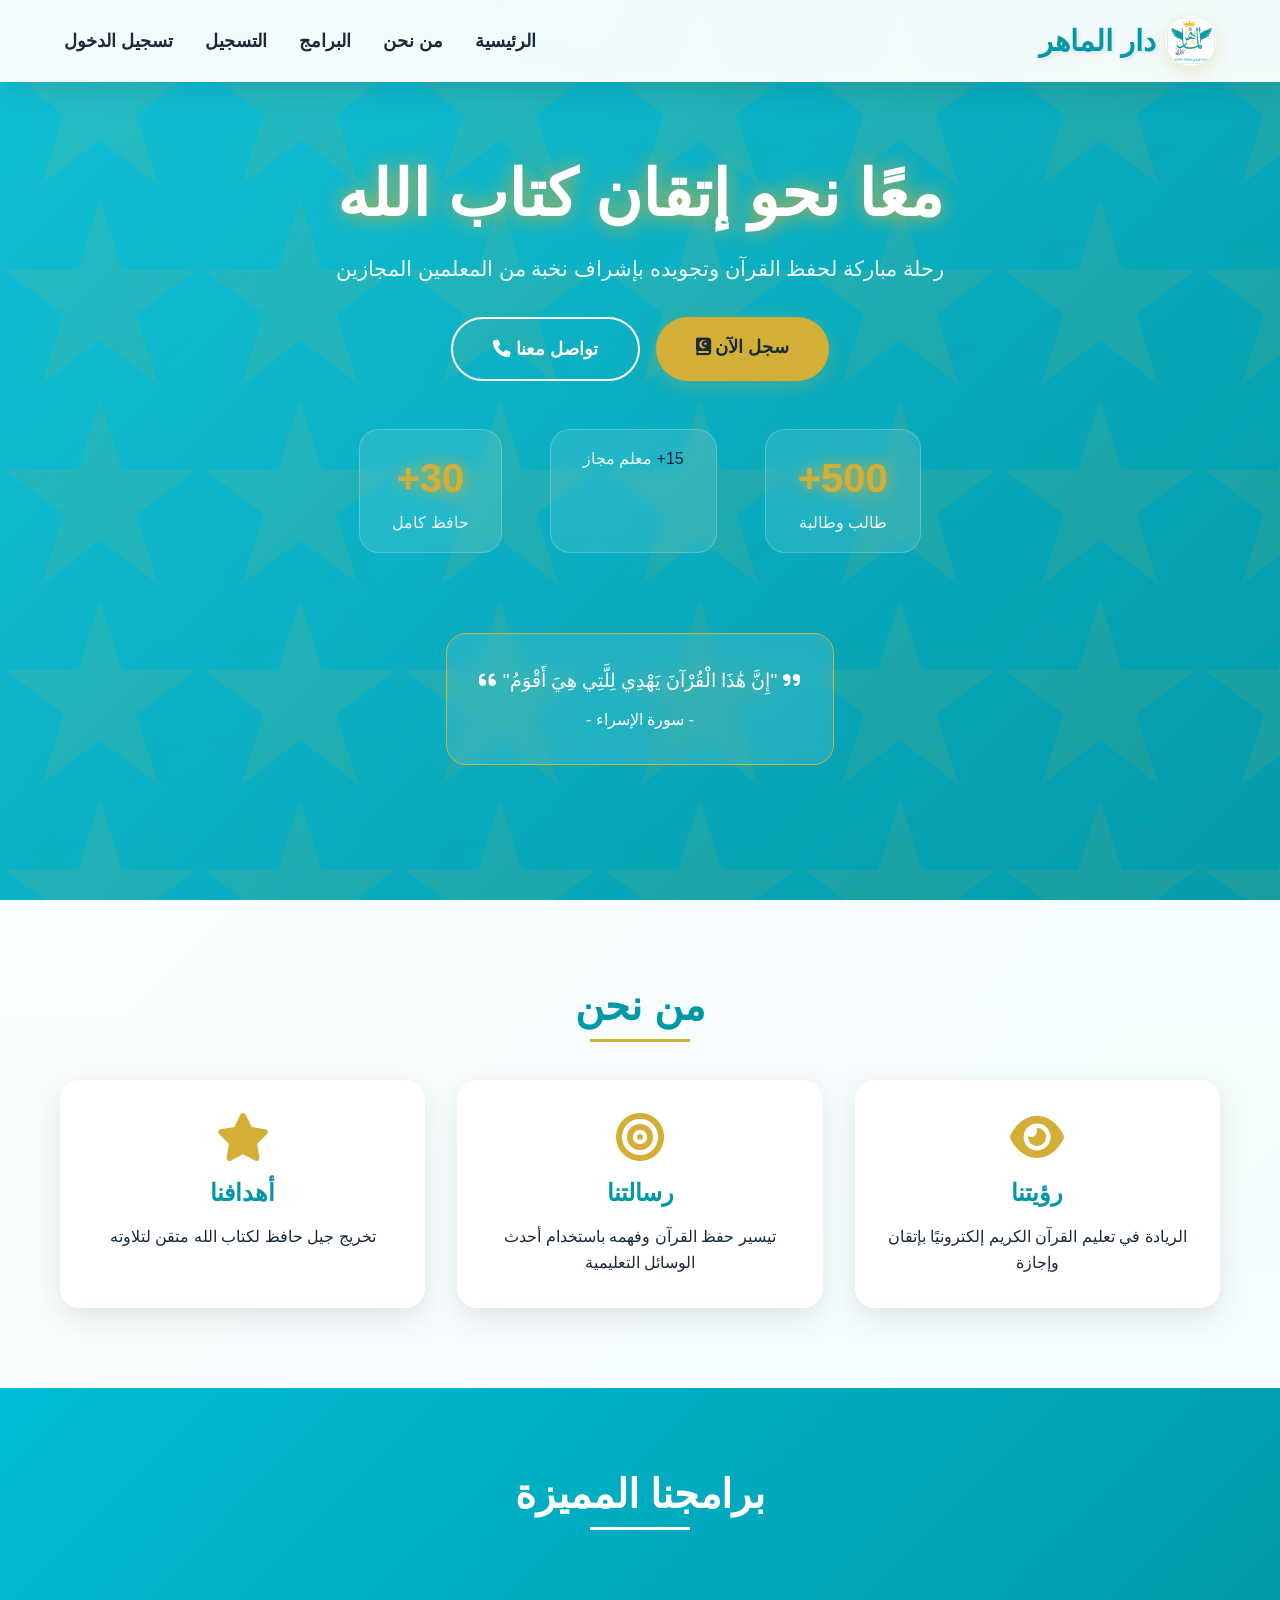
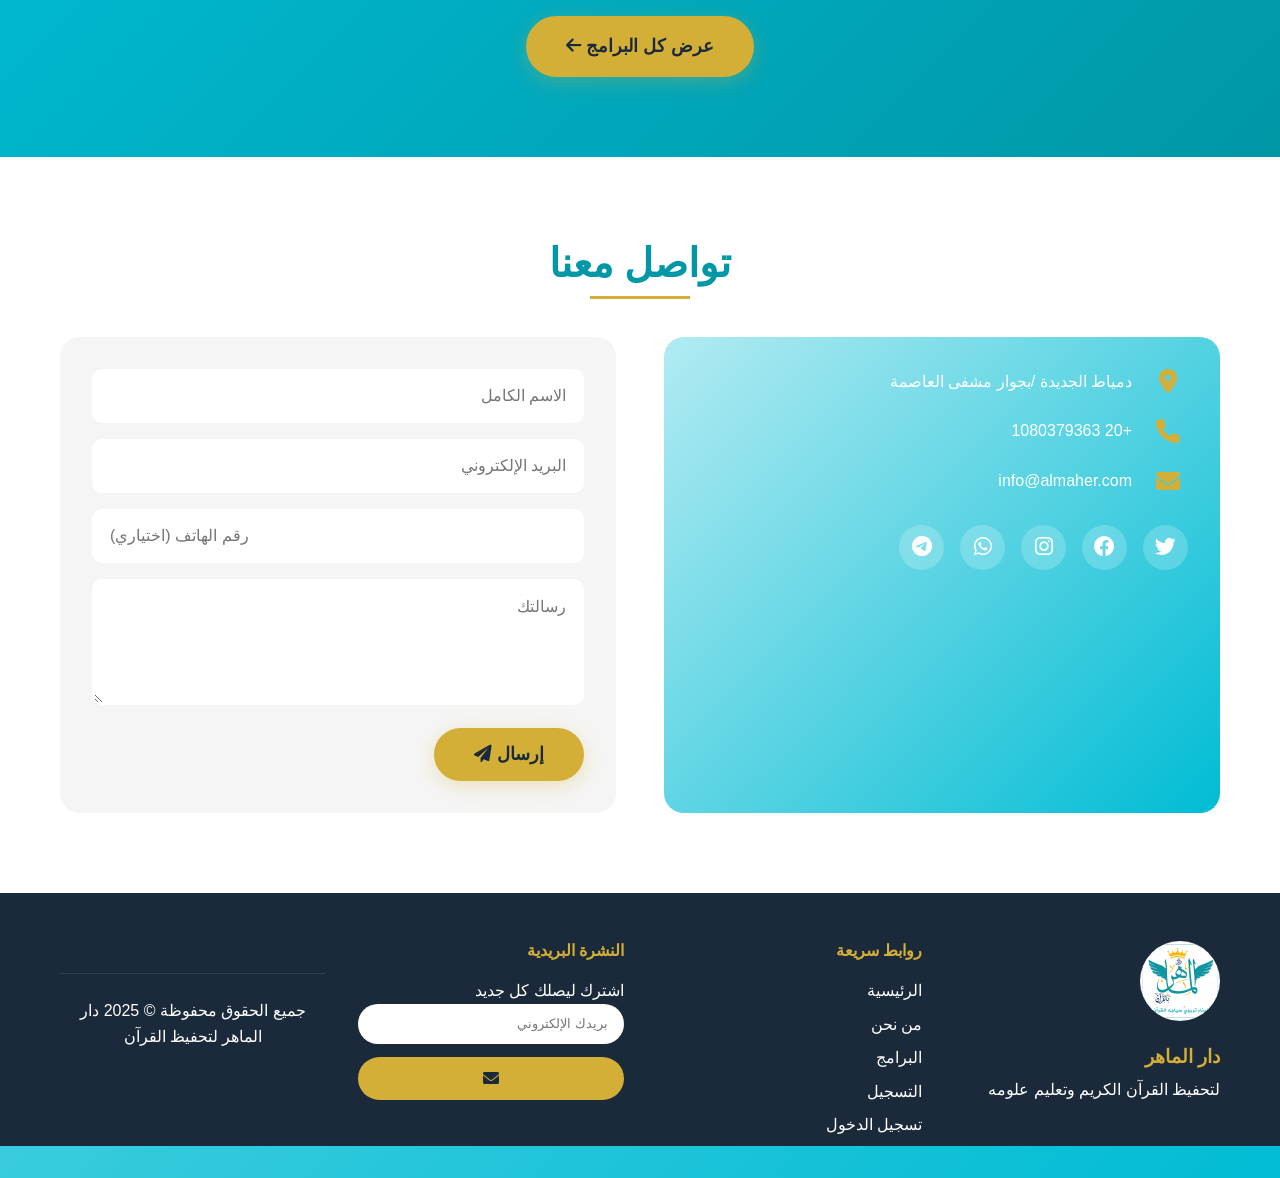
<file: index.html>
<!DOCTYPE html>
<html lang="ar" dir="rtl">
<head>
    <meta charset="UTF-8">
    <meta name="viewport" content="width=device-width, initial-scale=1.0">
    <title>دار الماهر لتحفيظ القرآن الكريم</title>
    <link rel="stylesheet" href="css/style.css">
    <link rel="stylesheet" href="css/responsive.css">
    <link rel="stylesheet" href="https://cdnjs.cloudflare.com/ajax/libs/font-awesome/6.0.0-beta3/css/all.min.css">
</head>
<body>
    <!-- Header -->
    <header>
        <nav class="navbar">
            <div class="logo">
                <img src="assets/images/logo.png" alt="دار الماهر" class="logo-img" onerror="this.src='https://via.placeholder.com/50x50/00bcd4/d4af37?text=DM'">
                <span>دار الماهر</span>
            </div>
            <ul class="nav-menu">
                <li><a href="index.html" class="active">الرئيسية</a></li>
                <li><a href="#about">من نحن</a></li>
                <li><a href="pages/programs.html">البرامج</a></li>
                <li><a href="pages/register.html">التسجيل</a></li>
                <li><a href="pages/login.html">تسجيل الدخول</a></li>
            </ul>
            <div class="hamburger">
                <span></span>
                <span></span>
                <span></span>
            </div>
        </nav>
    </header>

    <!-- Hero Section -->
    <section id="home" class="hero">
        <div class="hero-content">
            <h1 >معًا نحو إتقان كتاب الله</h1>
            <p>رحلة مباركة لحفظ القرآن وتجويده بإشراف نخبة من المعلمين المجازين</p>
            <div class="hero-buttons">
                <a href="pages/register.html" class="btn btn-primary">سجل الآن <i class="fas fa-quran"></i></a>
                <a href="#contact" class="btn btn-outline">تواصل معنا <i class="fas fa-phone"></i></a>
            </div>
        </div>
        <div class="hero-stats" id="hero-stats">
            <!-- سيتم تعبئتها عبر JS -->
        </div>
        <div class="quran-ayah" id="ayah-of-day">
            <!-- سيتم تعبئتها عبر JS -->
        </div>
    </section>

    <!-- About Section -->
    <section id="about" class="about">
        <div class="container">
            <h2 class="section-title">من نحن</h2>
            <div class="about-grid">
                <div class="about-card" data-aos="fade-up">
                    <i class="fas fa-eye"></i>
                    <h3>رؤيتنا</h3>
                    <p>الريادة في تعليم القرآن الكريم إلكترونيًا بإتقان وإجازة</p>
                </div>
                <div class="about-card" data-aos="fade-up" data-aos-delay="100">
                    <i class="fas fa-bullseye"></i>
                    <h3>رسالتنا</h3>
                    <p>تيسير حفظ القرآن وفهمه باستخدام أحدث الوسائل التعليمية</p>
                </div>
                <div class="about-card" data-aos="fade-up" data-aos-delay="200">
                    <i class="fas fa-star"></i>
                    <h3>أهدافنا</h3>
                    <p>تخريج جيل حافظ لكتاب الله متقن لتلاوته</p>
                </div>
            </div>
        </div>
    </section>

    <!-- Programs Preview Section -->
    <section id="programs-preview" class="programs">
        <div class="container">
            <h2 class="section-title">برامجنا المميزة</h2>
            <div class="programs-grid" id="programs-grid">
                <!-- سيتم تعبئتها عبر JS -->
            </div>
            <div class="text-center" style="margin-top: 3rem;">
                <a href="pages/programs.html" class="btn btn-primary">عرض كل البرامج <i class="fas fa-arrow-left"></i></a>
            </div>
        </div>
    </section>

    <!-- Contact Section -->
    <section id="contact" class="contact">
        <div class="container">
            <h2 class="section-title">تواصل معنا</h2>
            <div class="contact-wrapper">
                <div class="contact-info">
                    <div class="info-item">
                        <i class="fas fa-map-marker-alt"></i>
                        <p>  دمياط الجديدة /بجوار مشفى العاصمة </p>
                    </div>
                    <div class="info-item">
                        <i class="fas fa-phone"></i>
                        <p>+20 1080379363</p>
                    </div>
                    <div class="info-item">
                        <i class="fas fa-envelope"></i>
                        <p>info@almaher.com</p>
                    </div>
                    <div class="social-links">
                        <a href="#" target="_blank"><i class="fab fa-twitter"></i></a>
                        <a href="#" target="_blank"><i class="fab fa-facebook"></i></a>
                        <a href="#" target="_blank"><i class="fab fa-instagram"></i></a>
                        <a href="#" target="_blank"><i class="fab fa-whatsapp"></i></a>
                        <a href="#" target="_blank"><i class="fab fa-telegram"></i></a>
                    </div>
                </div>
                <form class="contact-form" id="contactForm">
                    <input type="text" id="contactName" placeholder="الاسم الكامل" required>
                    <input type="email" id="contactEmail" placeholder="البريد الإلكتروني" required>
                    <input type="tel" id="contactPhone" placeholder="رقم الهاتف (اختياري)">
                    <textarea id="contactMessage" placeholder="رسالتك" rows="5" required></textarea>
                    <button type="submit" class="btn btn-primary">إرسال <i class="fas fa-paper-plane"></i></button>
                </form>
            </div>
        </div>
    </section>

    <!-- Footer -->
    <footer>
        <div class="container">
            <div class="footer-content">
                <div class="footer-logo">
                    <img src="assets/images/logo.png" alt="دار الماهر" onerror="this.src='https://via.placeholder.com/80x80/00bcd4/d4af37?text=DM'">
                    <h3>دار الماهر</h3>
                    <p>لتحفيظ القرآن الكريم وتعليم علومه</p>
                </div>
                <div class="footer-links">
                    <h4>روابط سريعة</h4>
                    <ul>
                        <li><a href="index.html">الرئيسية</a></li>
                        <li><a href="#about">من نحن</a></li>
                        <li><a href="pages/programs.html">البرامج</a></li>
                        <li><a href="pages/register.html">التسجيل</a></li>
                        <li><a href="pages/login.html">تسجيل الدخول</a></li>
                    </ul>
                </div>
                <div class="footer-links">
                  <!--  <h4>البرامج</h4>
                    <ul>
                        <li><a href="pages/programs.html#children">برنامج الأطفال</a></li>
                        <li><a href="pages/programs.html#adults">برنامج الكبار</a></li>
                        <li><a href="pages/programs.html#ijazah">الإجازة بالسند</a></li>
                        <li><a href="pages/programs.html#tajweed">دورات التجويد</a></li>
                    </ul>
                </div> -->
                <div class="footer-newsletter">
                    <h4>النشرة البريدية</h4>
                    <p>اشترك ليصلك كل جديد</p>
                    <form id="newsletterForm">
                        <input type="email" id="newsletterEmail" placeholder="بريدك الإلكتروني" required>
                        <button type="submit"><i class="fas fa-envelope"></i></button>
                    </form>
                </div>
            </div>
            <div class="footer-bottom">
                <p>جميع الحقوق محفوظة &copy; 2025 دار الماهر لتحفيظ القرآن</p>
            </div>
        </div>
    </footer>

    <script src="js/utils.js"></script>
    <script src="js/api.js"></script>
    <script src="js/main.js"></script>
</body>
</html>
</file>
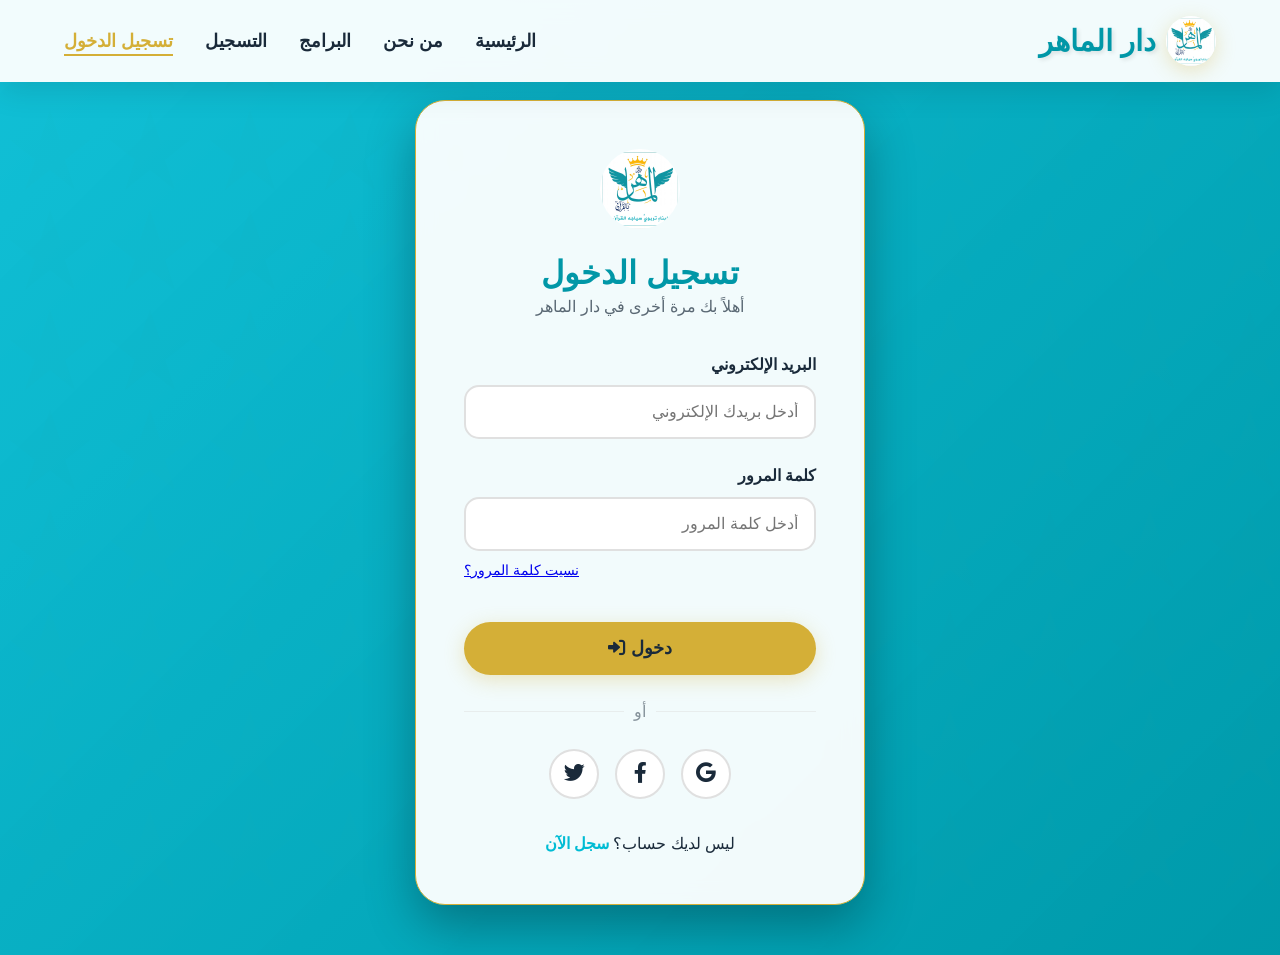
<file: pages/login.html>
<!DOCTYPE html>
<html lang="ar" dir="rtl">
<head>
    <meta charset="UTF-8">
    <meta name="viewport" content="width=device-width, initial-scale=1.0">
    <title>تسجيل الدخول - دار الماهر</title>
    <link rel="stylesheet" href="../css/style.css">
    <link rel="stylesheet" href="../css/responsive.css">
    <link rel="stylesheet" href="https://cdnjs.cloudflare.com/ajax/libs/font-awesome/6.0.0-beta3/css/all.min.css">
    <style>
        /* إضافات مخصصة لصفحة تسجيل الدخول */
        .auth-page {
            min-height: 100vh;
            display: flex;
            align-items: center;
            justify-content: center;
            padding: 100px 20px 50px;
            background: linear-gradient(135deg, rgba(0, 188, 212, 0.9) 0%, rgba(0, 151, 167, 0.95) 100%);
        }

        .auth-card {
            background: rgba(255, 255, 255, 0.95);
            border-radius: 30px;
            padding: 3rem;
            width: 100%;
            max-width: 450px;
            box-shadow: 0 20px 50px rgba(0, 0, 0, 0.3);
            backdrop-filter: blur(10px);
            border: 1px solid var(--gold);
        }

        .auth-header {
            text-align: center;
            margin-bottom: 2rem;
        }

        .auth-header img {
            width: 80px;
            height: 80px;
            border-radius: 50%;
            margin-bottom: 1rem;
        }

        .auth-header h2 {
            color: var(--primary-dark);
            font-size: 2rem;
        }

        .auth-header p {
            color: var(--dark);
            opacity: 0.7;
        }

        .auth-form .form-group {
            margin-bottom: 1.5rem;
        }

        .auth-form label {
            display: block;
            margin-bottom: 0.5rem;
            color: var(--dark);
            font-weight: 600;
        }

        .auth-form input {
            width: 100%;
            padding: 1rem;
            border: 2px solid var(--gray-dark);
            border-radius: 15px;
            font-size: 1rem;
            transition: var(--transition);
        }

        .auth-form input:focus {
            outline: none;
            border-color: var(--gold);
            box-shadow: 0 0 0 3px rgba(212, 175, 55, 0.2);
        }

        .auth-form .btn {
            width: 100%;
            margin-top: 1rem;
        }

        .auth-footer {
            text-align: center;
            margin-top: 2rem;
        }

        .auth-footer a {
            color: var(--primary);
            text-decoration: none;
            font-weight: 600;
        }

        .auth-footer a:hover {
            color: var(--gold);
        }

        .forgot-password {
            display: block;
            text-align: left;
            margin-top: 0.5rem;
            font-size: 0.9rem;
        }

        .separator {
            display: flex;
            align-items: center;
            text-align: center;
            margin: 1.5rem 0;
            color: var(--dark);
            opacity: 0.5;
        }

        .separator::before,
        .separator::after {
            content: '';
            flex: 1;
            border-bottom: 1px solid var(--gray-dark);
        }

        .separator span {
            padding: 0 10px;
        }

        .social-login {
            display: flex;
            gap: 1rem;
            justify-content: center;
        }

        .social-btn {
            width: 50px;
            height: 50px;
            border-radius: 50%;
            background: var(--white);
            border: 2px solid var(--gray-dark);
            display: flex;
            align-items: center;
            justify-content: center;
            font-size: 1.3rem;
            color: var(--dark);
            transition: var(--transition);
            cursor: pointer;
        }

        .social-btn:hover {
            border-color: var(--gold);
            color: var(--gold);
            transform: translateY(-3px);
        }

        @media (max-width: 480px) {
            .auth-card {
                padding: 2rem;
            }
        }
    </style>
</head>
<body>
    <!-- Header (نفس الهيدر مع تعديل الروابط) -->
    <header>
        <nav class="navbar">
            <div class="logo">
                <img src="../assets/images/logo.png" alt="دار الماهر" class="logo-img" onerror="this.src='https://via.placeholder.com/50x50/00bcd4/d4af37?text=DM'">
                <span>دار الماهر</span>
            </div>
            <ul class="nav-menu">
                <li><a href="../index.html">الرئيسية</a></li>
                <li><a href="../index.html#about">من نحن</a></li>
                <li><a href="programs.html">البرامج</a></li>
                <li><a href="register.html">التسجيل</a></li>
                <li><a href="login.html" class="active">تسجيل الدخول</a></li>
            </ul>
            <div class="hamburger">
                <span></span>
                <span></span>
                <span></span>
            </div>
        </nav>
    </header>

    <!-- Login Form -->
    <section class="auth-page">
        <div class="auth-card">
            <div class="auth-header">
                <img src="../assets/images/logo.png" alt="دار الماهر" onerror="this.src='https://via.placeholder.com/80x80/00bcd4/d4af37?text=DM'">
                <h2>تسجيل الدخول</h2>
                <p>أهلاً بك مرة أخرى في دار الماهر</p>
            </div>

            <form class="auth-form" id="loginForm">
                <div class="form-group">
                    <label for="email">البريد الإلكتروني</label>
                    <input type="email" id="email" name="email" placeholder="أدخل بريدك الإلكتروني" required>
                </div>

                <div class="form-group">
                    <label for="password">كلمة المرور</label>
                    <input type="password" id="password" name="password" placeholder="أدخل كلمة المرور" required>
                    <a href="#" class="forgot-password">نسيت كلمة المرور؟</a>
                </div>

                <button type="submit" class="btn btn-primary">دخول <i class="fas fa-sign-in-alt"></i></button>
            </form>

            <div class="separator">
                <span>أو</span>
            </div>

            <div class="social-login">
                <button class="social-btn" title="تسجيل الدخول بجوجل"><i class="fab fa-google"></i></button>
                <button class="social-btn" title="تسجيل الدخول بفيسبوك"><i class="fab fa-facebook-f"></i></button>
                <button class="social-btn" title="تسجيل الدخول بتويتر"><i class="fab fa-twitter"></i></button>
            </div>

            <div class="auth-footer">
                <p>ليس لديك حساب؟ <a href="register.html">سجل الآن</a></p>
            </div>
        </div>
    </section>

    <script src="../js/utils.js"></script>
    <script src="../js/api.js"></script>
    <script>
        document.addEventListener('DOMContentLoaded', () => {
            // تهيئة القائمة المتنقلة
            const hamburger = document.querySelector('.hamburger');
            const navMenu = document.querySelector('.nav-menu');
            
            if (hamburger && navMenu) {
                hamburger.addEventListener('click', () => {
                    hamburger.classList.toggle('active');
                    navMenu.classList.toggle('active');
                });
            }

            // معالجة نموذج تسجيل الدخول
            const loginForm = document.getElementById('loginForm');
            if (loginForm) {
                loginForm.addEventListener('submit', async (e) => {
                    e.preventDefault();
                    
                    const email = document.getElementById('email').value;
                    const password = document.getElementById('password').value;
                    
                    await api.loginUser(email, password);
                });
            }
        });
    </script>
</body>
</html>
</file>
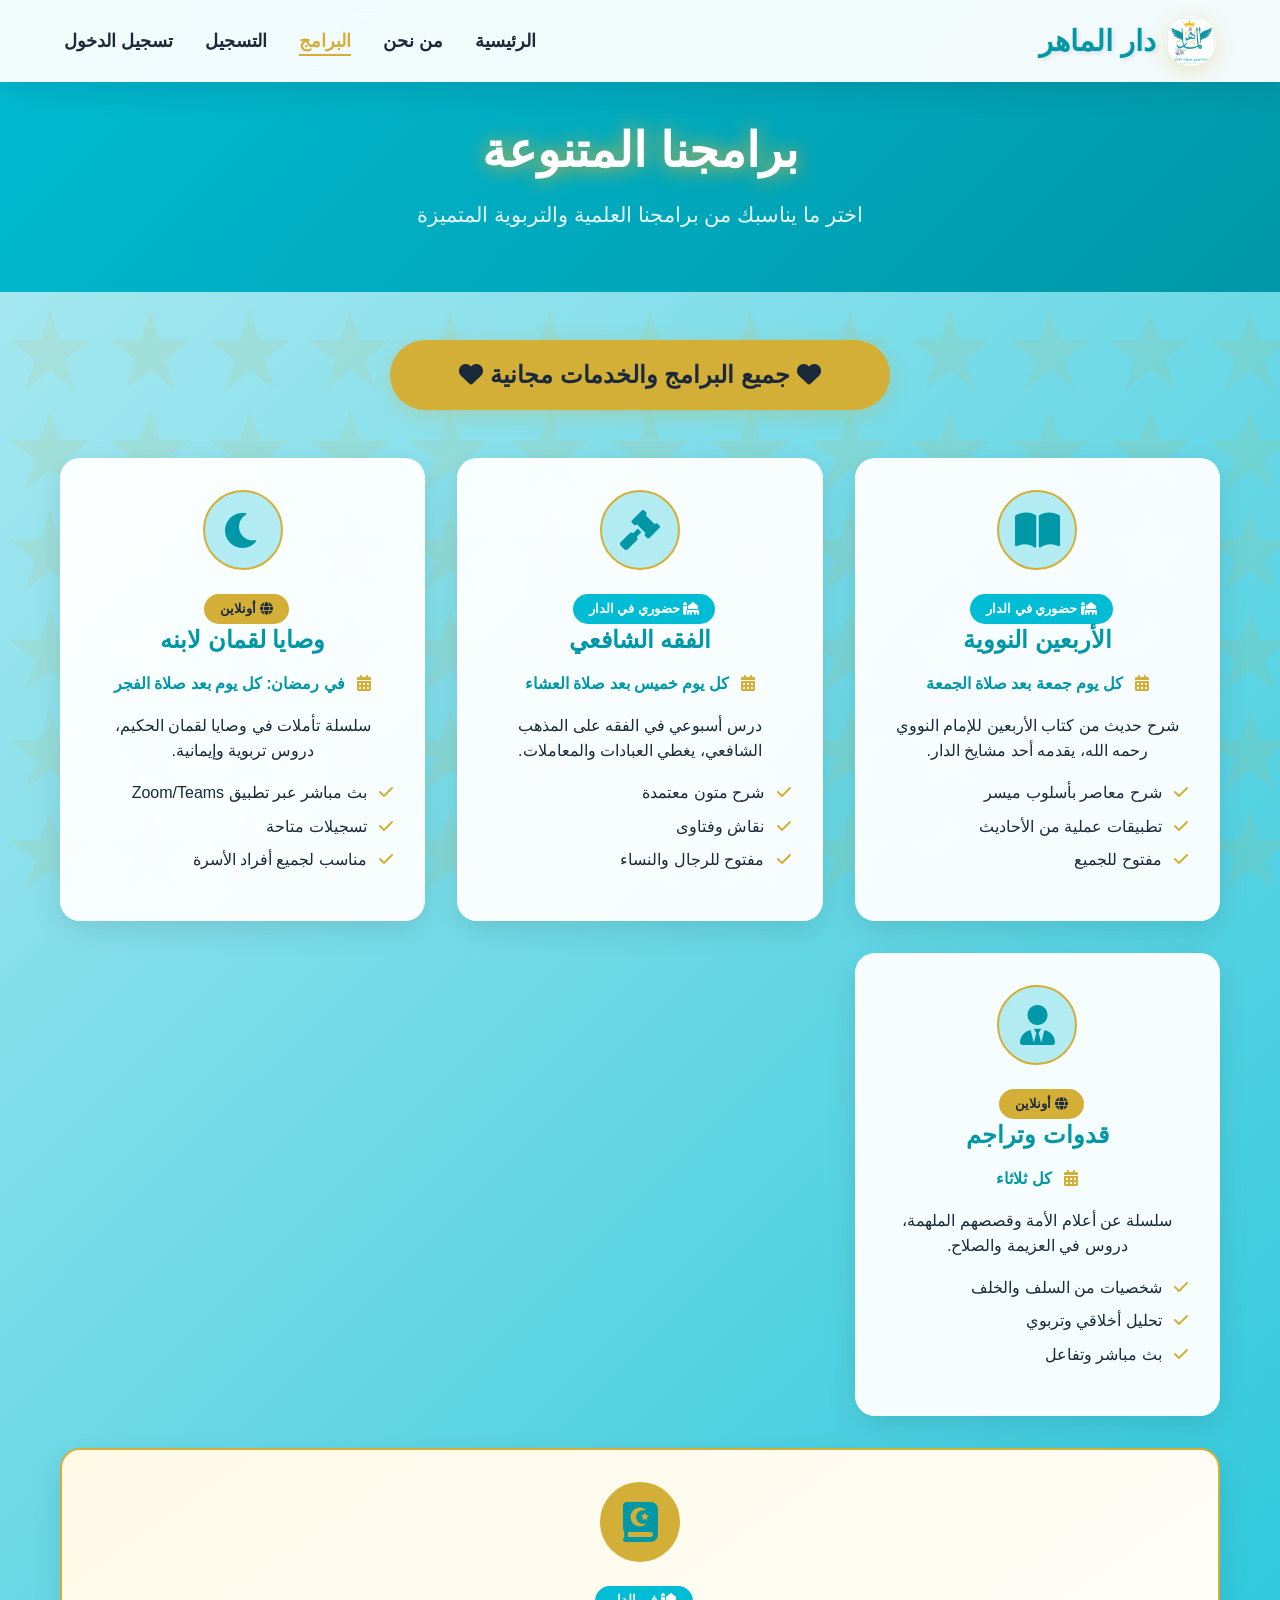
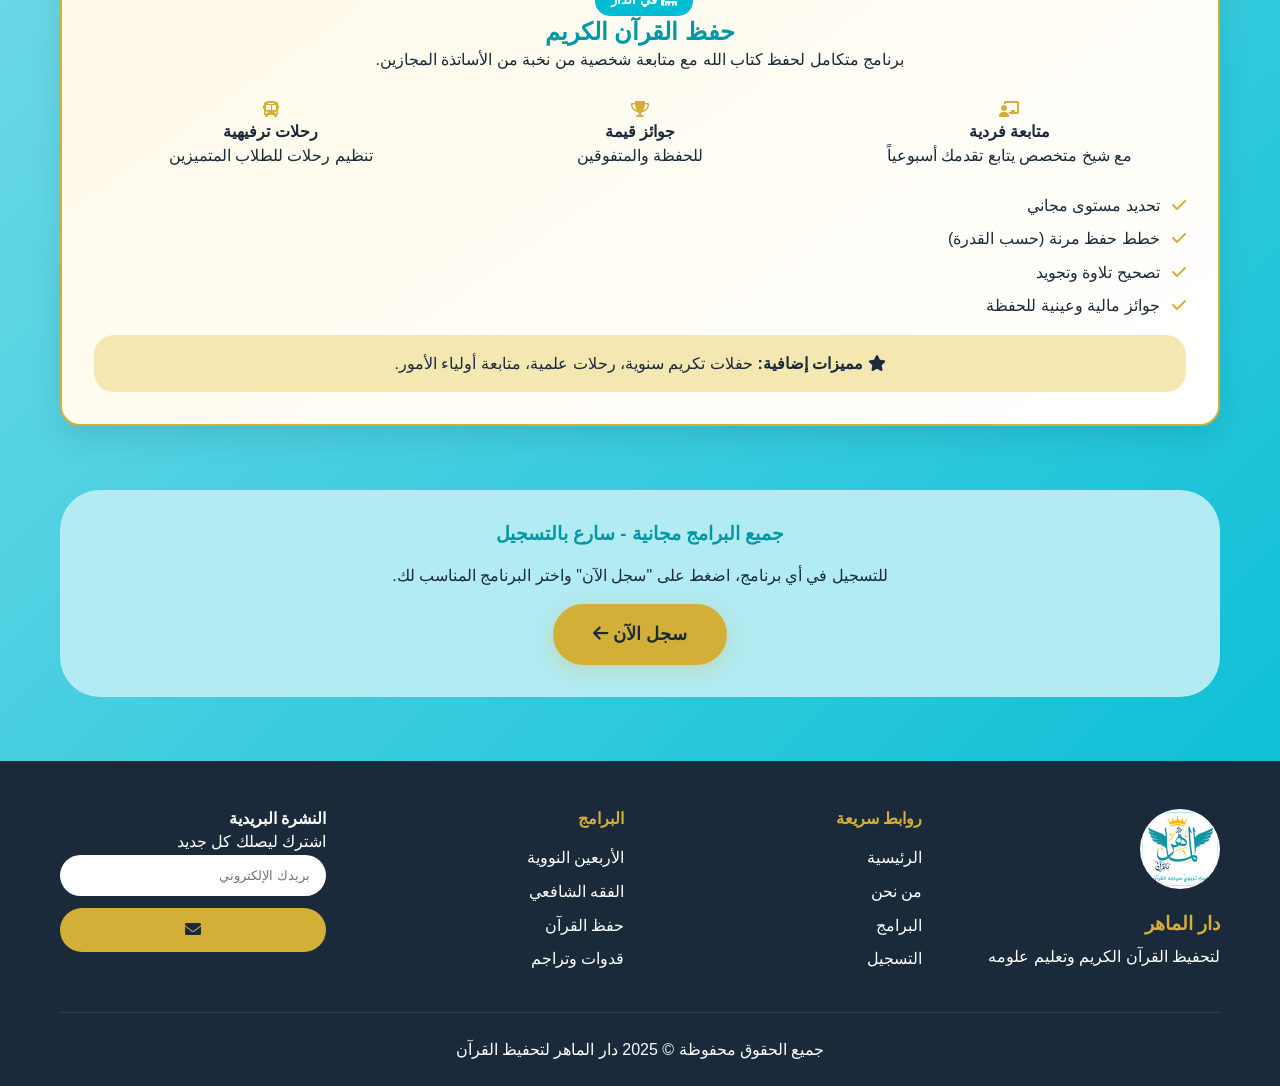
<file: pages/programs.html>
<!DOCTYPE html>
<html lang="ar" dir="rtl">
<head>
    <meta charset="UTF-8">
    <meta name="viewport" content="width=device-width, initial-scale=1.0">
    <title>البرامج - دار الماهر</title>
    <link rel="stylesheet" href="../css/style.css">
    <link rel="stylesheet" href="../css/responsive.css">
    <link rel="stylesheet" href="https://cdnjs.cloudflare.com/ajax/libs/font-awesome/6.0.0-beta3/css/all.min.css">
    <style>
        /* إضافات مخصصة لصفحة البرامج */
        .page-header {
            background: linear-gradient(135deg, var(--primary) 0%, var(--primary-dark) 100%);
            color: white;
            text-align: center;
            padding: 120px 20px 60px;
            margin-bottom: 3rem;
        }

        .page-header h1 {
            font-size: 3rem;
            margin-bottom: 1rem;
            text-shadow: 0 0 20px var(--gold);
        }

        .page-header p {
            font-size: 1.3rem;
            opacity: 0.9;
            max-width: 700px;
            margin: 0 auto;
        }

        .free-badge {
            background: var(--gold);
            color: var(--dark);
            text-align: center;
            padding: 1rem;
            font-size: 1.5rem;
            font-weight: 700;
            border-radius: 60px;
            margin: 2rem auto;
            max-width: 500px;
            box-shadow: var(--shadow-gold);
            animation: pulse 2s infinite;
        }

        @keyframes pulse {
            0%, 100% { transform: scale(1); }
            50% { transform: scale(1.02); }
        }

        .program-tag {
            display: inline-block;
            padding: 0.3rem 1rem;
            border-radius: 20px;
            font-size: 0.8rem;
            font-weight: 600;
            margin-left: 0.5rem;
        }

        .tag-presential {
            background: var(--primary);
            color: white;
        }

        .tag-online {
            background: var(--gold);
            color: var(--dark);
        }

        .program-schedule {
            margin: 1rem 0;
            color: var(--primary-dark);
            font-weight: 600;
        }

        .program-schedule i {
            color: var(--gold);
            margin-left: 0.5rem;
        }

        .program-features {
            list-style: none;
            margin: 1rem 0;
            text-align: right;
        }

        .program-features li {
            margin-bottom: 0.5rem;
            color: var(--dark);
        }

        .program-features i {
            color: var(--gold);
            margin-left: 0.5rem;
        }

        .permanent-program {
            background: linear-gradient(145deg, #fff9e6, #fff);
            border: 2px solid var(--gold);
            grid-column: 1 / -1;
        }

        .permanent-program .program-icon {
            background: var(--gold);
            color: var(--dark);
        }

        .programs-grid {
            display: grid;
            grid-template-columns: repeat(auto-fit, minmax(350px, 1fr));
            gap: 2rem;
            margin: 3rem 0;
        }

        @media (max-width: 768px) {
            .page-header h1 {
                font-size: 2.2rem;
            }
            .programs-grid {
                grid-template-columns: 1fr;
            }
        }
    </style>
</head>
<body>
    <!-- Header (مستنسخ من الصفحة الرئيسية مع تعديل الرابط النشط) -->
    <header>
        <nav class="navbar">
            <div class="logo">
                <img src="../assets/images/logo.png" alt="دار الماهر" class="logo-img" onerror="this.src='https://via.placeholder.com/50x50/00bcd4/d4af37?text=DM'">
                <span>دار الماهر</span>
            </div>
            <ul class="nav-menu">
                <li><a href="../index.html">الرئيسية</a></li>
                <li><a href="../index.html#about">من نحن</a></li>
                <li><a href="programs.html" class="active">البرامج</a></li>
                <li><a href="register.html">التسجيل</a></li>
                <li><a href="login.html">تسجيل الدخول</a></li>
            </ul>
            <div class="hamburger">
                <span></span>
                <span></span>
                <span></span>
            </div>
        </nav>
    </header>

    <!-- Page Header -->
    <section class="page-header">
        <h1>برامجنا المتنوعة</h1>
        <p>اختر ما يناسبك من برامجنا العلمية والتربوية المتميزة</p>
    </section>

    <!-- شعار مجانية -->
    <div class="container">
        <div class="free-badge">
            <i class="fas fa-heart"></i> جميع البرامج والخدمات مجانية <i class="fas fa-heart"></i>
        </div>
    </div>

    <!-- البرامج -->
    <section class="container">
        <div class="programs-grid">
            <!-- 1. الأربعين النووية (حضوري) -->
            <div class="program-card" data-aos="fade-up">
                <div class="program-icon">
                    <i class="fas fa-book-open"></i>
                </div>
                <span class="program-tag tag-presential"><i class="fas fa-mosque"></i> حضوري في الدار</span>
                <h3>الأربعين النووية</h3>
                <p class="program-schedule">
                    <i class="fas fa-calendar-alt"></i> كل يوم جمعة بعد صلاة الجمعة
                </p>
                <p>شرح حديث من كتاب الأربعين للإمام النووي رحمه الله، يقدمه أحد مشايخ الدار.</p>
                <ul class="program-features">
                    <li><i class="fas fa-check"></i> شرح معاصر بأسلوب ميسر</li>
                    <li><i class="fas fa-check"></i> تطبيقات عملية من الأحاديث</li>
                    <li><i class="fas fa-check"></i> مفتوح للجميع</li>
                </ul>
            </div>

            <!-- 2. الفقه الشافعي (حضوري) -->
            <div class="program-card" data-aos="fade-up" data-aos-delay="100">
                <div class="program-icon">
                    <i class="fas fa-gavel"></i>
                </div>
                <span class="program-tag tag-presential"><i class="fas fa-mosque"></i> حضوري في الدار</span>
                <h3>الفقه الشافعي</h3>
                <p class="program-schedule">
                    <i class="fas fa-calendar-alt"></i> كل يوم خميس بعد صلاة العشاء
                </p>
                <p>درس أسبوعي في الفقه على المذهب الشافعي، يغطي العبادات والمعاملات.</p>
                <ul class="program-features">
                    <li><i class="fas fa-check"></i> شرح متون معتمدة</li>
                    <li><i class="fas fa-check"></i> نقاش وفتاوى</li>
                    <li><i class="fas fa-check"></i> مفتوح للرجال والنساء</li>
                </ul>
            </div>

            <!-- 3. وصايا لقمان (أونلاين - رمضان) -->
            <div class="program-card" data-aos="fade-up" data-aos-delay="200">
                <div class="program-icon">
                    <i class="fas fa-moon"></i>
                </div>
                <span class="program-tag tag-online"><i class="fas fa-globe"></i> أونلاين</span>
                <h3>وصايا لقمان لابنه</h3>
                <p class="program-schedule">
                    <i class="fas fa-calendar-alt"></i> في رمضان: كل يوم بعد صلاة الفجر
                </p>
                <p>سلسلة تأملات في وصايا لقمان الحكيم، دروس تربوية وإيمانية.</p>
                <ul class="program-features">
                    <li><i class="fas fa-check"></i> بث مباشر عبر تطبيق Zoom/Teams</li>
                    <li><i class="fas fa-check"></i> تسجيلات متاحة</li>
                    <li><i class="fas fa-check"></i> مناسب لجميع أفراد الأسرة</li>
                </ul>
            </div>

            <!-- 4. قدوات وتراجم (أونلاين) -->
            <div class="program-card" data-aos="fade-up" data-aos-delay="300">
                <div class="program-icon">
                    <i class="fas fa-user-tie"></i>
                </div>
                <span class="program-tag tag-online"><i class="fas fa-globe"></i> أونلاين</span>
                <h3>قدوات وتراجم</h3>
                <p class="program-schedule">
                    <i class="fas fa-calendar-alt"></i> كل ثلاثاء
                </p>
                <p>سلسلة عن أعلام الأمة وقصصهم الملهمة، دروس في العزيمة والصلاح.</p>
                <ul class="program-features">
                    <li><i class="fas fa-check"></i> شخصيات من السلف والخلف</li>
                    <li><i class="fas fa-check"></i> تحليل أخلاقي وتربوي</li>
                    <li><i class="fas fa-check"></i> بث مباشر وتفاعل</li>
                </ul>
            </div>

            <!-- 5. البرنامج الدائم: حفظ القرآن (مميز) -->
            <div class="program-card permanent-program" data-aos="flip-up">
                <div class="program-icon">
                    <i class="fas fa-quran"></i>
                </div>
                <span class="program-tag tag-presential"><i class="fas fa-mosque"></i> في الدار</span>
                <h2 style="color: var(--primary-dark);">حفظ القرآن الكريم</h2>
                <p>برنامج متكامل لحفظ كتاب الله مع متابعة شخصية من نخبة من الأساتذة المجازين.</p>
                
                <div style="display: flex; flex-wrap: wrap; gap: 1rem; margin: 1.5rem 0;">
                    <div style="flex: 1; min-width: 150px;">
                        <i class="fas fa-chalkboard-teacher" style="color: var(--gold);"></i>
                        <h4>متابعة فردية</h4>
                        <p>مع شيخ متخصص يتابع تقدمك أسبوعياً</p>
                    </div>
                    <div style="flex: 1; min-width: 150px;">
                        <i class="fas fa-trophy" style="color: var(--gold);"></i>
                        <h4>جوائز قيمة</h4>
                        <p>للحفظة والمتفوقين</p>
                    </div>
                    <div style="flex: 1; min-width: 150px;">
                        <i class="fas fa-bus" style="color: var(--gold);"></i>
                        <h4>رحلات ترفيهية</h4>
                        <p>تنظيم رحلات للطلاب المتميزين</p>
                    </div>
                </div>

                <ul class="program-features">
                    <li><i class="fas fa-check"></i> تحديد مستوى مجاني</li>
                    <li><i class="fas fa-check"></i> خطط حفظ مرنة (حسب القدرة)</li>
                    <li><i class="fas fa-check"></i> تصحيح تلاوة وتجويد</li>
                    <li><i class="fas fa-check"></i> جوائز مالية وعينية للحفظة</li>
                </ul>

                <div style="background: var(--gold-light); border-radius: 20px; padding: 1rem; margin-top: 1rem;">
                    <p><i class="fas fa-star"></i> <strong>مميزات إضافية:</strong> حفلات تكريم سنوية، رحلات علمية، متابعة أولياء الأمور.</p>
                </div>
            </div>
        </div>

        <!-- ملاحظة ختامية -->
        <div style="text-align: center; margin: 4rem 0; background: var(--primary-light); padding: 2rem; border-radius: 40px;">
            <h3 style="color: var(--primary-dark);">جميع البرامج مجانية - سارع بالتسجيل</h3>
            <p style="margin: 1rem 0;">للتسجيل في أي برنامج، اضغط على "سجل الآن" واختر البرنامج المناسب لك.</p>
            <a href="register.html" class="btn btn-primary">سجل الآن <i class="fas fa-arrow-left"></i></a>
        </div>
    </section>

    <!-- Footer (مستنسخ) -->
    <footer>
        <div class="container">
            <div class="footer-content">
                <div class="footer-logo">
                    <img src="../assets/images/logo.png" alt="دار الماهر" onerror="this.src='https://via.placeholder.com/80x80/00bcd4/d4af37?text=DM'">
                    <h3>دار الماهر</h3>
                    <p>لتحفيظ القرآن الكريم وتعليم علومه</p>
                </div>
                <div class="footer-links">
                    <h4>روابط سريعة</h4>
                    <ul>
                        <li><a href="../index.html">الرئيسية</a></li>
                        <li><a href="../index.html#about">من نحن</a></li>
                        <li><a href="programs.html">البرامج</a></li>
                        <li><a href="register.html">التسجيل</a></li>
                    </ul>
                </div>
                <div class="footer-links">
                    <h4>البرامج</h4>
                    <ul>
                        <li><a href="programs.html#">الأربعين النووية</a></li>
                        <li><a href="programs.html#">الفقه الشافعي</a></li>
                        <li><a href="programs.html#">حفظ القرآن</a></li>
                        <li><a href="programs.html#">قدوات وتراجم</a></li>
                    </ul>
                </div>
                <div class="footer-newsletter">
                    <h4>النشرة البريدية</h4>
                    <p>اشترك ليصلك كل جديد</p>
                    <form id="newsletterForm">
                        <input type="email" placeholder="بريدك الإلكتروني" required>
                        <button type="submit"><i class="fas fa-envelope"></i></button>
                    </form>
                </div>
            </div>
            <div class="footer-bottom">
                <p>جميع الحقوق محفوظة &copy; 2025 دار الماهر لتحفيظ القرآن</p>
            </div>
        </div>
    </footer>

    <script src="../js/utils.js"></script>
    <script src="../js/main.js"></script>
    <script>
        // تفعيل القائمة المتنقلة
        document.addEventListener('DOMContentLoaded', () => {
            const hamburger = document.querySelector('.hamburger');
            const navMenu = document.querySelector('.nav-menu');
            if (hamburger && navMenu) {
                hamburger.addEventListener('click', () => {
                    hamburger.classList.toggle('active');
                    navMenu.classList.toggle('active');
                });
            }
        });
    </script>
</body>
</html>
</file>
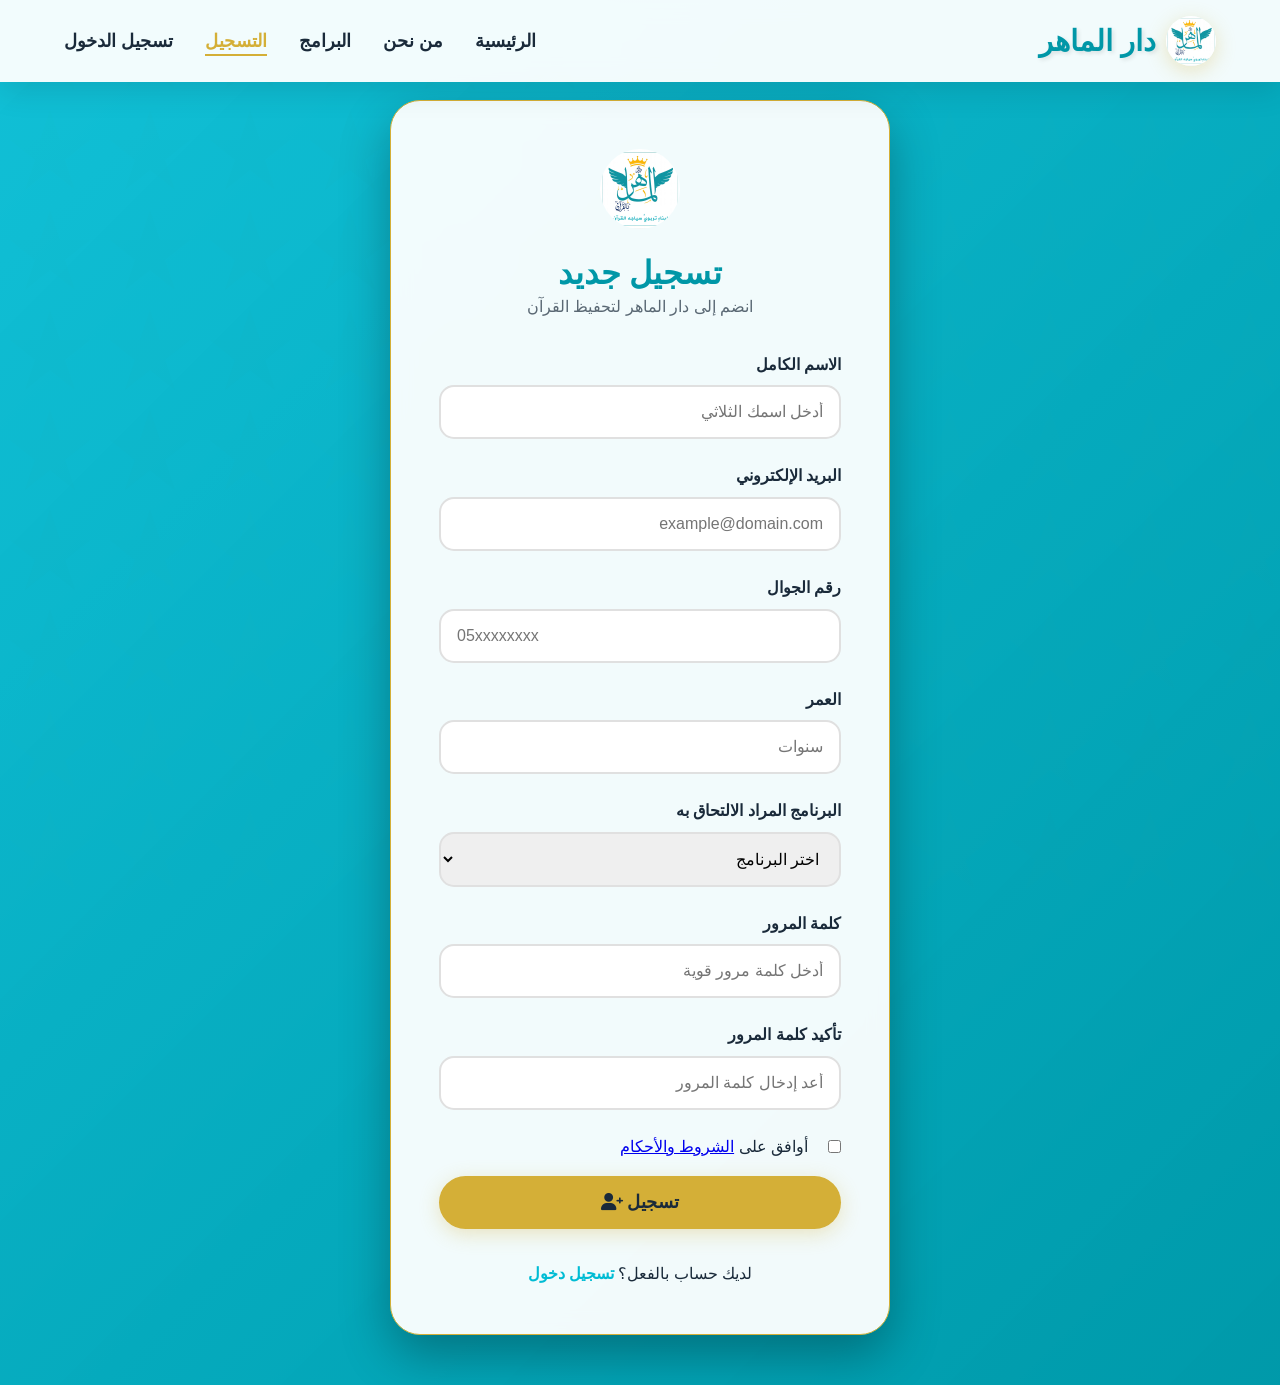
<file: pages/register.html>
<!DOCTYPE html>
<html lang="ar" dir="rtl">
<head>
    <meta charset="UTF-8">
    <meta name="viewport" content="width=device-width, initial-scale=1.0">
    <title>التسجيل - دار الماهر</title>
    <link rel="stylesheet" href="../css/style.css">
    <link rel="stylesheet" href="../css/responsive.css">
    <link rel="stylesheet" href="https://cdnjs.cloudflare.com/ajax/libs/font-awesome/6.0.0-beta3/css/all.min.css">
    <style>
        /* إضافات مخصصة لصفحة التسجيل */
        .auth-page {
            min-height: 100vh;
            display: flex;
            align-items: center;
            justify-content: center;
            padding: 100px 20px 50px;
            background: linear-gradient(135deg, rgba(0, 188, 212, 0.9) 0%, rgba(0, 151, 167, 0.95) 100%);
        }

        .auth-card {
            background: rgba(255, 255, 255, 0.95);
            border-radius: 30px;
            padding: 3rem;
            width: 100%;
            max-width: 500px;
            box-shadow: 0 20px 50px rgba(0, 0, 0, 0.3);
            backdrop-filter: blur(10px);
            border: 1px solid var(--gold);
        }

        .auth-header {
            text-align: center;
            margin-bottom: 2rem;
        }

        .auth-header img {
            width: 80px;
            height: 80px;
            border-radius: 50%;
            margin-bottom: 1rem;
        }

        .auth-header h2 {
            color: var(--primary-dark);
            font-size: 2rem;
        }

        .auth-header p {
            color: var(--dark);
            opacity: 0.7;
        }

        .auth-form .form-group {
            margin-bottom: 1.5rem;
        }

        .auth-form label {
            display: block;
            margin-bottom: 0.5rem;
            color: var(--dark);
            font-weight: 600;
        }

        .auth-form input,
        .auth-form select {
            width: 100%;
            padding: 1rem;
            border: 2px solid var(--gray-dark);
            border-radius: 15px;
            font-size: 1rem;
            transition: var(--transition);
            font-family: inherit;
        }

        .auth-form input:focus,
        .auth-form select:focus {
            outline: none;
            border-color: var(--gold);
            box-shadow: 0 0 0 3px rgba(212, 175, 55, 0.2);
        }

        .auth-form .btn {
            width: 100%;
            margin-top: 1rem;
        }

        .auth-footer {
            text-align: center;
            margin-top: 2rem;
        }

        .auth-footer a {
            color: var(--primary);
            text-decoration: none;
            font-weight: 600;
        }

        .auth-footer a:hover {
            color: var(--gold);
        }

        .terms {
            display: flex;
            align-items: center;
            gap: 10px;
            margin-top: 1rem;
        }

        .terms input[type="checkbox"] {
            width: auto;
            margin-left: 10px;
        }

        .terms label {
            margin: 0;
            font-weight: normal;
        }

        @media (max-width: 480px) {
            .auth-card {
                padding: 2rem;
            }
        }
    </style>
</head>
<body>
    <header>
        <nav class="navbar">
            <div class="logo">
                <img src="../assets/images/logo.png" alt="دار الماهر" class="logo-img" onerror="this.src='https://via.placeholder.com/50x50/00bcd4/d4af37?text=DM'">
                <span>دار الماهر</span>
            </div>
            <ul class="nav-menu">
                <li><a href="../index.html">الرئيسية</a></li>
                <li><a href="../index.html#about">من نحن</a></li>
                <li><a href="programs.html">البرامج</a></li>
                <li><a href="register.html" class="active">التسجيل</a></li>
                <li><a href="login.html">تسجيل الدخول</a></li>
            </ul>
            <div class="hamburger">
                <span></span>
                <span></span>
                <span></span>
            </div>
        </nav>
    </header>

    <section class="auth-page">
        <div class="auth-card">
            <div class="auth-header">
                <img src="../assets/images/logo.png" alt="دار الماهر" onerror="this.src='https://via.placeholder.com/80x80/00bcd4/d4af37?text=DM'">
                <h2>تسجيل جديد</h2>
                <p>انضم إلى دار الماهر لتحفيظ القرآن</p>
            </div>

            <form class="auth-form" id="registerForm">
                <div class="form-group">
                    <label for="fullName">الاسم الكامل</label>
                    <input type="text" id="fullName" name="fullName" placeholder="أدخل اسمك الثلاثي" required>
                </div>

                <div class="form-group">
                    <label for="email">البريد الإلكتروني</label>
                    <input type="email" id="email" name="email" placeholder="example@domain.com" required>
                </div>

                <div class="form-group">
                    <label for="phone">رقم الجوال</label>
                    <input type="tel" id="phone" name="phone" placeholder="05xxxxxxxx" required>
                </div>

                <div class="form-group">
                    <label for="age">العمر</label>
                    <input type="number" id="age" name="age" min="5" max="80" placeholder="سنوات" required>
                </div>

                <div class="form-group">
                    <label for="program">البرنامج المراد الالتحاق به</label>
                    <select id="program" name="program" required>
                        <option value="">اختر البرنامج</option>
                        <option value="children">برنامج الأطفال (5-12 سنة)</option>
                        <option value="adults">برنامج الكبار</option>
                        <option value="ijazah">الإجازة بالسند</option>
                        <option value="tajweed">دورات التجويد</option>
                    </select>
                </div>

                <div class="form-group">
                    <label for="password">كلمة المرور</label>
                    <input type="password" id="password" name="password" placeholder="أدخل كلمة مرور قوية" required>
                </div>

                <div class="form-group">
                    <label for="confirmPassword">تأكيد كلمة المرور</label>
                    <input type="password" id="confirmPassword" name="confirmPassword" placeholder="أعد إدخال كلمة المرور" required>
                </div>

                <div class="terms">
                    <input type="checkbox" id="terms" name="terms" required>
                    <label for="terms">أوافق على <a href="#" target="_blank">الشروط والأحكام</a></label>
                </div>

                <button type="submit" class="btn btn-primary">تسجيل <i class="fas fa-user-plus"></i></button>
            </form>

            <div class="auth-footer">
                <p>لديك حساب بالفعل؟ <a href="login.html">تسجيل دخول</a></p>
            </div>
        </div>
    </section>

    <script src="../js/utils.js"></script>
    <script src="../js/api.js"></script>
    <script>
        document.addEventListener('DOMContentLoaded', () => {
            // تهيئة القائمة المتنقلة
            const hamburger = document.querySelector('.hamburger');
            const navMenu = document.querySelector('.nav-menu');
            
            if (hamburger && navMenu) {
                hamburger.addEventListener('click', () => {
                    hamburger.classList.toggle('active');
                    navMenu.classList.toggle('active');
                });
            }

            // معالجة نموذج التسجيل
            const registerForm = document.getElementById('registerForm');
            if (registerForm) {
                registerForm.addEventListener('submit', async (e) => {
                    e.preventDefault();
                    
                    // التحقق من تطابق كلمات المرور
                    const password = document.getElementById('password').value;
                    const confirmPassword = document.getElementById('confirmPassword').value;
                    
                    if (password !== confirmPassword) {
                        utils.showNotification('كلمات المرور غير متطابقة', 'error');
                        return;
                    }
                    
                    // التحقق من صحة رقم الجوال
                    const phone = document.getElementById('phone').value;
                    if (!utils.isValidSaudiPhone(phone)) {
                        utils.showNotification('رقم الجوال غير صحيح', 'error');
                        return;
                    }
                    
                    const userData = {
                        fullName: document.getElementById('fullName').value,
                        email: document.getElementById('email').value,
                        phone: phone,
                        age: document.getElementById('age').value,
                        program: document.getElementById('program').value,
                        password: password
                    };
                    
                    const result = await api.registerUser(userData);
                    if (result.success) {
                        registerForm.reset();
                        setTimeout(() => {
                            window.location.href = 'login.html';
                        }, 2000);
                    }
                });
            }
        });
    </script>
</body>
</html>
</file>
<file: css/style.css>
/* ===== Variables ===== */
:root {
    --primary: #00bcd4;
    --primary-dark: #0097a7;
    --primary-light: #b2ebf2;
    --gold: #d4af37;
    --gold-light: #f5e7b2;
    --dark: #1a2a3a;
    --white: #ffffff;
    --gray: #f5f5f5;
    --gray-dark: #e0e0e0;
    --shadow: 0 10px 30px rgba(0, 0, 0, 0.1);
    --shadow-gold: 0 5px 20px rgba(212, 175, 55, 0.3);
    --transition: all 0.3s ease;
    --border-radius: 20px;
    --border-radius-sm: 10px;
}

/* ===== Reset & Base ===== */
* {
    margin: 0;
    padding: 0;
    box-sizing: border-box;
}

html {
    scroll-behavior: smooth;
    scroll-padding-top: 80px;
}

body {
    font-family: 'Tajawal', 'Cairo', sans-serif;
    background: linear-gradient(135deg, var(--primary-light) 0%, var(--primary) 100%);
    color: var(--dark);
    line-height: 1.6;
    overflow-x: hidden;
    min-height: 100vh;
    position: relative;
}

/* إضافة زخرفة إسلامية للخلفية */
body::before {
    content: "";
    position: fixed;
    top: 0;
    left: 0;
    width: 100%;
    height: 100%;
    background-image: url('data:image/svg+xml;utf8,<svg xmlns="http://www.w3.org/2000/svg" viewBox="0 0 100 100" opacity="0.1"><path d="M50 10 L60 40 L90 40 L65 60 L75 90 L50 70 L25 90 L35 60 L10 40 L40 40 Z" fill="%23d4af37"/></svg>');
    background-repeat: repeat;
    background-size: 100px 100px;
    pointer-events: none;
    z-index: -1;
}

.container {
    max-width: 1200px;
    margin: 0 auto;
    padding: 0 20px;
}

/* ===== Typography ===== */
h1, h2, h3, h4, h5, h6 {
    font-weight: 700;
    line-height: 1.3;
}

.section-title {
    text-align: center;
    font-size: 2.5rem;
    color: var(--primary-dark);
    margin-bottom: 3rem;
    position: relative;
}

.section-title::after {
    content: '';
    position: absolute;
    bottom: -10px;
    left: 50%;
    transform: translateX(-50%);
    width: 100px;
    height: 3px;
    background: var(--gold);
}

.text-center {
    text-align: center;
}

/* ===== Header & Navigation ===== */
header {
    background: rgba(255, 255, 255, 0.95);
    backdrop-filter: blur(10px);
    box-shadow: var(--shadow);
    position: fixed;
    width: 100%;
    top: 0;
    z-index: 1000;
}

.navbar {
    display: flex;
    justify-content: space-between;
    align-items: center;
    padding: 1rem 5%;
    max-width: 1400px;
    margin: 0 auto;
}

.logo {
    display: flex;
    align-items: center;
    gap: 10px;
}

.logo-img {
    width: 50px;
    height: 50px;
    border-radius: 50%;
    box-shadow: var(--shadow-gold);
    object-fit: cover;
}

.logo span {
    font-size: 1.8rem;
    font-weight: 700;
    color: var(--primary-dark);
    text-shadow: 2px 2px 4px rgba(0, 0, 0, 0.1);
}

.nav-menu {
    display: flex;
    list-style: none;
    gap: 2rem;
}

.nav-menu a {
    text-decoration: none;
    color: var(--dark);
    font-weight: 600;
    font-size: 1.1rem;
    transition: var(--transition);
    position: relative;
}

.nav-menu a::after {
    content: '';
    position: absolute;
    bottom: -5px;
    left: 0;
    width: 0;
    height: 2px;
    background: var(--gold);
    transition: var(--transition);
}

.nav-menu a:hover,
.nav-menu a.active {
    color: var(--gold);
}

.nav-menu a:hover::after,
.nav-menu a.active::after {
    width: 100%;
}

.hamburger {
    display: none;
    flex-direction: column;
    cursor: pointer;
}

.hamburger span {
    width: 25px;
    height: 3px;
    background: var(--dark);
    margin: 3px 0;
    transition: var(--transition);
}

.hamburger.active span:nth-child(1) {
    transform: rotate(45deg) translate(5px, 5px);
}

.hamburger.active span:nth-child(2) {
    opacity: 0;
}

.hamburger.active span:nth-child(3) {
    transform: rotate(-45deg) translate(7px, -7px);
}

/* ===== Buttons ===== */
.btn {
    display: inline-block;
    padding: 1rem 2.5rem;
    border-radius: 50px;
    text-decoration: none;
    font-weight: 600;
    font-size: 1.1rem;
    transition: var(--transition);
    cursor: pointer;
    border: none;
    text-align: center;
}

.btn-primary {
    background: var(--gold);
    color: var(--dark);
    box-shadow: var(--shadow-gold);
}

.btn-primary:hover {
    transform: translateY(-3px);
    box-shadow: 0 8px 25px rgba(212, 175, 55, 0.4);
    background: #e5c158;
}

.btn-outline {
    border: 2px solid var(--white);
    color: var(--white);
    background: transparent;
}

.btn-outline:hover {
    background: var(--white);
    color: var(--primary);
    transform: translateY(-3px);
}

.btn-card {
    display: inline-block;
    padding: 0.8rem 2rem;
    background: var(--primary);
    color: var(--white);
    text-decoration: none;
    border-radius: 25px;
    transition: var(--transition);
    border: 2px solid transparent;
}

.btn-card:hover {
    background: transparent;
    border-color: var(--primary);
    color: var(--primary);
}

/* ===== Hero Section ===== */
.hero {
    min-height: 100vh;
    display: flex;
    flex-direction: column;
    justify-content: center;
    align-items: center;
    text-align: center;
    padding: 100px 20px 50px;
    margin-top: 0;
    background: linear-gradient(135deg, rgba(0, 188, 212, 0.9) 0%, rgba(0, 151, 167, 0.95) 100%);
    position: relative;
    overflow: hidden;
}

.hero::before {
    content: '';
    position: absolute;
    top: 0;
    left: 0;
    right: 0;
    bottom: 0;
    background: url('data:image/svg+xml;utf8,<svg xmlns="http://www.w3.org/2000/svg" viewBox="0 0 100 100" opacity="0.1"><path d="M50 0 L61 35 L98 35 L68 57 L79 92 L50 70 L21 92 L32 57 L2 35 L39 35 Z" fill="%23d4af37"/></svg>');
    background-size: 200px 200px;
    animation: float 20s linear infinite;
}

@keyframes float {
    0% {
        transform: rotate(0deg);
    }
    100% {
        transform: rotate(360deg);
    }
}

.hero-content {
    max-width: 800px;
    position: relative;
    z-index: 1;
}

.hero h1 {
    font-size: 4rem;
    margin-bottom: 1rem;
    color: var(--white);
    text-shadow: 0 0 20px var(--gold);
    animation: glitch 3s infinite;
}

@keyframes glitch {
    0%,
    100% {
        transform: translate(0);
    }
    92% {
        transform: translate(0);
    }
    93% {
        transform: translate(-2px, 1px);
    }
    94% {
        transform: translate(2px, -1px);
    }
    95% {
        transform: translate(-1px, 2px);
    }
    96% {
        transform: translate(1px, -2px);
    }
    97% {
        transform: translate(0);
    }
}

.glitch-text {
    position: relative;
}

.glitch-text::before,
.glitch-text::after {
    content: attr(data-text);
    position: absolute;
    top: 0;
    left: 0;
    width: 100%;
    height: 100%;
}

.glitch-text::before {
    animation: glitch-top 0.3s infinite;
    color: var(--gold);
    z-index: -1;
}

.glitch-text::after {
    animation: glitch-bottom 0.3s infinite;
    color: var(--primary-light);
    z-index: -2;
}

@keyframes glitch-top {
    0%,
    100% {
        transform: translate(0);
    }
    20% {
        transform: translate(-2px, 2px);
    }
    40% {
        transform: translate(-2px, -2px);
    }
    60% {
        transform: translate(2px, 2px);
    }
    80% {
        transform: translate(2px, -2px);
    }
}

@keyframes glitch-bottom {
    0%,
    100% {
        transform: translate(0);
    }
    20% {
        transform: translate(2px, 2px);
    }
    40% {
        transform: translate(2px, -2px);
    }
    60% {
        transform: translate(-2px, 2px);
    }
    80% {
        transform: translate(-2px, -2px);
    }
}

.hero p {
    font-size: 1.3rem;
    color: var(--white);
    margin-bottom: 2rem;
    opacity: 0.9;
}

.hero-buttons {
    display: flex;
    gap: 1rem;
    justify-content: center;
    margin-bottom: 3rem;
}

.hero-stats {
    display: flex;
    justify-content: center;
    gap: 3rem;
    margin-bottom: 3rem;
    flex-wrap: wrap;
}

.stat-item {
    text-align: center;
    background: rgba(255, 255, 255, 0.1);
    padding: 1rem 2rem;
    border-radius: var(--border-radius);
    backdrop-filter: blur(5px);
    border: 1px solid rgba(255, 255, 255, 0.2);
}

.stat-number {
    display: block;
    font-size: 2.5rem;
    font-weight: 700;
    color: var(--gold);
    text-shadow: 0 0 15px var(--gold);
}

.stat-label {
    font-size: 1rem;
    color: var(--white);
    opacity: 0.9;
}

.quran-ayah {
    background: rgba(255, 255, 255, 0.1);
    backdrop-filter: blur(10px);
    padding: 2rem;
    border-radius: var(--border-radius);
    max-width: 600px;
    margin: 2rem auto;
    border: 1px solid var(--gold);
    font-size: 1.2rem;
    color: var(--white);
    animation: glow 2s infinite;
    position: relative;
    z-index: 1;
}

@keyframes glow {
    0%,
    100% {
        box-shadow: 0 0 20px var(--gold);
    }
    50% {
        box-shadow: 0 0 40px var(--gold);
    }
}

/* ===== About Section ===== */
.about {
    padding: 5rem 0;
    background: rgba(255, 255, 255, 0.95);
}

.about-grid {
    display: grid;
    grid-template-columns: repeat(auto-fit, minmax(300px, 1fr));
    gap: 2rem;
    margin-top: 3rem;
}

.about-card {
    background: var(--white);
    padding: 2rem;
    border-radius: var(--border-radius);
    text-align: center;
    box-shadow: var(--shadow);
    transition: var(--transition);
    border: 1px solid transparent;
}

.about-card:hover {
    transform: translateY(-10px);
    border-color: var(--gold);
    box-shadow: var(--shadow-gold);
}

.about-card i {
    font-size: 3rem;
    color: var(--gold);
    margin-bottom: 1rem;
}

.about-card h3 {
    font-size: 1.5rem;
    color: var(--primary-dark);
    margin-bottom: 1rem;
}

/* ===== Programs Section ===== */
.programs {
    padding: 5rem 0;
    background: linear-gradient(135deg, var(--primary) 0%, var(--primary-dark) 100%);
}

.programs .section-title {
    color: var(--white);
}

.programs .section-title::after {
    background: var(--white);
}

.programs-grid {
    display: grid;
    grid-template-columns: repeat(auto-fit, minmax(280px, 1fr));
    gap: 2rem;
    margin-top: 3rem;
}

.program-card {
    background: rgba(255, 255, 255, 0.95);
    border-radius: var(--border-radius);
    padding: 2rem;
    text-align: center;
    box-shadow: var(--shadow);
    transition: var(--transition);
    position: relative;
    overflow: hidden;
}

.program-card::before {
    content: '';
    position: absolute;
    top: 0;
    left: 0;
    width: 100%;
    height: 5px;
    background: var(--gold);
    transform: translateX(-100%);
    transition: var(--transition);
}

.program-card:hover::before {
    transform: translateX(0);
}

.program-card:hover {
    transform: translateY(-10px);
    box-shadow: var(--shadow-gold);
}

.program-icon {
    width: 80px;
    height: 80px;
    background: var(--primary-light);
    border-radius: 50%;
    display: flex;
    align-items: center;
    justify-content: center;
    margin: 0 auto 1.5rem;
    border: 2px solid var(--gold);
}

.program-icon i {
    font-size: 2.5rem;
    color: var(--primary-dark);
}

.program-card h3 {
    font-size: 1.5rem;
    color: var(--primary-dark);
    margin-bottom: 1rem;
}

.program-features {
    list-style: none;
    margin: 1.5rem 0;
    text-align: right;
}

.program-features li {
    margin-bottom: 0.5rem;
    color: var(--dark);
}

.program-features i {
    color: var(--gold);
    margin-left: 0.5rem;
}

/* ===== Contact Section ===== */
.contact {
    padding: 5rem 0;
    background: var(--white);
}

.contact-wrapper {
    display: grid;
    grid-template-columns: repeat(auto-fit, minmax(300px, 1fr));
    gap: 3rem;
    margin-top: 3rem;
}

.contact-info {
    background: linear-gradient(135deg, var(--primary-light) 0%, var(--primary) 100%);
    padding: 2rem;
    border-radius: var(--border-radius);
    color: var(--white);
}

.info-item {
    display: flex;
    align-items: center;
    gap: 1rem;
    margin-bottom: 1.5rem;
}

.info-item i {
    font-size: 1.5rem;
    color: var(--gold);
    width: 40px;
    text-align: center;
}

.social-links {
    display: flex;
    gap: 1rem;
    margin-top: 2rem;
    flex-wrap: wrap;
}

.social-links a {
    width: 45px;
    height: 45px;
    background: rgba(255, 255, 255, 0.2);
    border-radius: 50%;
    display: flex;
    align-items: center;
    justify-content: center;
    color: var(--white);
    text-decoration: none;
    transition: var(--transition);
    font-size: 1.3rem;
}

.social-links a:hover {
    background: var(--gold);
    transform: translateY(-3px);
    color: var(--dark);
}

.contact-form {
    background: var(--gray);
    padding: 2rem;
    border-radius: var(--border-radius);
}

.contact-form input,
.contact-form textarea,
.contact-form select {
    width: 100%;
    padding: 1rem;
    margin-bottom: 1rem;
    border: 2px solid transparent;
    border-radius: var(--border-radius-sm);
    font-family: inherit;
    transition: var(--transition);
    font-size: 1rem;
}

.contact-form input:focus,
.contact-form textarea:focus,
.contact-form select:focus {
    outline: none;
    border-color: var(--gold);
    box-shadow: 0 0 0 3px rgba(212, 175, 55, 0.2);
}

/* ===== Footer ===== */
footer {
    background: var(--dark);
    color: var(--white);
    padding: 3rem 0 0;
}

.footer-content {
    display: grid;
    grid-template-columns: repeat(auto-fit, minmax(250px, 1fr));
    gap: 2rem;
    margin-bottom: 2rem;
}

.footer-logo img {
    width: 80px;
    height: 80px;
    border-radius: 50%;
    margin-bottom: 1rem;
    object-fit: cover;
}

.footer-logo h3 {
    color: var(--gold);
    margin-bottom: 0.5rem;
}

.footer-links h4 {
    color: var(--gold);
    margin-bottom: 1rem;
}

.footer-links ul {
    list-style: none;
}

.footer-links li {
    margin-bottom: 0.5rem;
}

.footer-links a {
    color: var(--white);
    text-decoration: none;
    transition: var(--transition);
    display: inline-block;
}

.footer-links a:hover {
    color: var(--gold);
    transform: translateX(-5px);
}

.footer-newsletter input {
    width: 100%;
    padding: 0.8rem 1rem;
    border: none;
    border-radius: 25px;
    margin-bottom: 0.8rem;
    font-family: inherit;
}

.footer-newsletter button {
    background: var(--gold);
    color: var(--dark);
    border: none;
    padding: 0.8rem 2rem;
    border-radius: 25px;
    cursor: pointer;
    transition: var(--transition);
    width: 100%;
    font-weight: 600;
    font-size: 1rem;
}

.footer-newsletter button:hover {
    background: #e5c158;
    transform: translateY(-2px);
}

.footer-bottom {
    text-align: center;
    padding: 1.5rem 0;
    border-top: 1px solid rgba(255, 255, 255, 0.1);
    margin-top: 2rem;
}

/* ===== Notifications ===== */
.notification {
    position: fixed;
    top: 100px;
    left: 50%;
    transform: translateX(-50%);
    padding: 1rem 2rem;
    border-radius: 50px;
    color: var(--white);
    font-weight: 600;
    z-index: 9999;
    display: flex;
    align-items: center;
    gap: 10px;
    box-shadow: var(--shadow);
    animation: slideDown 0.3s ease;
}

.notification.success {
    background: #28a745;
}

.notification.error {
    background: #dc3545;
}

.notification i {
    font-size: 1.2rem;
}

@keyframes slideDown {
    from {
        top: 50px;
        opacity: 0;
    }
    to {
        top: 100px;
        opacity: 1;
    }
}

/* ===== Loading Spinner ===== */
.spinner {
    display: inline-block;
    width: 40px;
    height: 40px;
    border: 4px solid rgba(255, 255, 255, 0.3);
    border-radius: 50%;
    border-top-color: var(--gold);
    animation: spin 1s ease-in-out infinite;
}

@keyframes spin {
    to { transform: rotate(360deg); }
}

/* ===== Scroll Animations ===== */
[data-aos] {
    opacity: 0;
    transition: opacity 0.6s ease, transform 0.6s ease;
}

[data-aos].aos-animate {
    opacity: 1;
    transform: translateY(0) !important;
}

[data-aos="fade-up"] {
    transform: translateY(50px);
}

[data-aos="flip-right"] {
    transform: perspective(400px) rotateY(90deg);
}

[data-aos="flip-right"].aos-animate {
    transform: perspective(400px) rotateY(0);
}
</file>
<file: css/responsive.css>
/* ===== Tablet Devices (max-width: 992px) ===== */
@media (max-width: 992px) {
    .hero h1 {
        font-size: 3rem;
    }

    .hero-stats {
        gap: 1.5rem;
    }

    .stat-item {
        padding: 0.8rem 1.5rem;
    }

    .stat-number {
        font-size: 2rem;
    }

    .programs-grid {
        grid-template-columns: repeat(2, 1fr);
    }
}

/* ===== Mobile Devices (max-width: 768px) ===== */
@media (max-width: 768px) {
    .nav-menu {
        display: none;
        position: absolute;
        top: 100%;
        left: 0;
        width: 100%;
        background: var(--white);
        flex-direction: column;
        padding: 2rem;
        text-align: center;
        box-shadow: var(--shadow);
    }

    .nav-menu.active {
        display: flex;
    }

    .hamburger {
        display: flex;
    }

    .hero h1 {
        font-size: 2.2rem;
    }

    .hero p {
        font-size: 1.1rem;
    }

    .hero-buttons {
        flex-direction: column;
        gap: 1rem;
    }

    .btn {
        width: 100%;
        padding: 0.8rem 1.5rem;
    }

    .hero-stats {
        flex-direction: column;
        gap: 1rem;
        width: 100%;
        max-width: 300px;
    }

    .stat-item {
        width: 100%;
    }

    .section-title {
        font-size: 2rem;
    }

    .programs-grid {
        grid-template-columns: 1fr;
    }

    .contact-wrapper {
        grid-template-columns: 1fr;
    }

    .footer-content {
        grid-template-columns: 1fr;
        text-align: center;
    }

    .footer-links ul {
        padding: 0;
    }

    .footer-links a:hover {
        transform: translateX(0) scale(1.05);
    }

    .notification {
        width: 90%;
        top: 80px;
        font-size: 0.9rem;
    }
}

/* ===== Small Mobile Devices (max-width: 480px) ===== */
@media (max-width: 480px) {
    .hero h1 {
        font-size: 1.8rem;
    }

    .logo span {
        font-size: 1.4rem;
    }

    .logo-img {
        width: 40px;
        height: 40px;
    }

    .section-title {
        font-size: 1.8rem;
    }

    .about-card,
    .program-card {
        padding: 1.5rem;
    }

    .quran-ayah {
        padding: 1.5rem;
        font-size: 1rem;
    }

    .contact-info {
        padding: 1.5rem;
    }

    .social-links {
        justify-content: center;
    }
}

/* ===== Landscape Mode ===== */
@media (max-height: 600px) and (orientation: landscape) {
    .hero {
        min-height: auto;
        padding: 120px 20px 50px;
    }

    .hero-stats {
        flex-direction: row;
    }
}

/* ===== High Resolution Screens ===== */
@media (min-width: 1400px) {
    .container {
        max-width: 1400px;
    }

    .hero h1 {
        font-size: 5rem;
    }

    .hero p {
        font-size: 1.5rem;
    }
}

/* ===== Print Styles ===== */
@media print {
    header,
    .hero-buttons,
    .social-links,
    .footer-newsletter,
    .contact-form {
        display: none;
    }

    body {
        background: white;
        color: black;
    }

    .container {
        max-width: 100%;
    }
}
</file>
